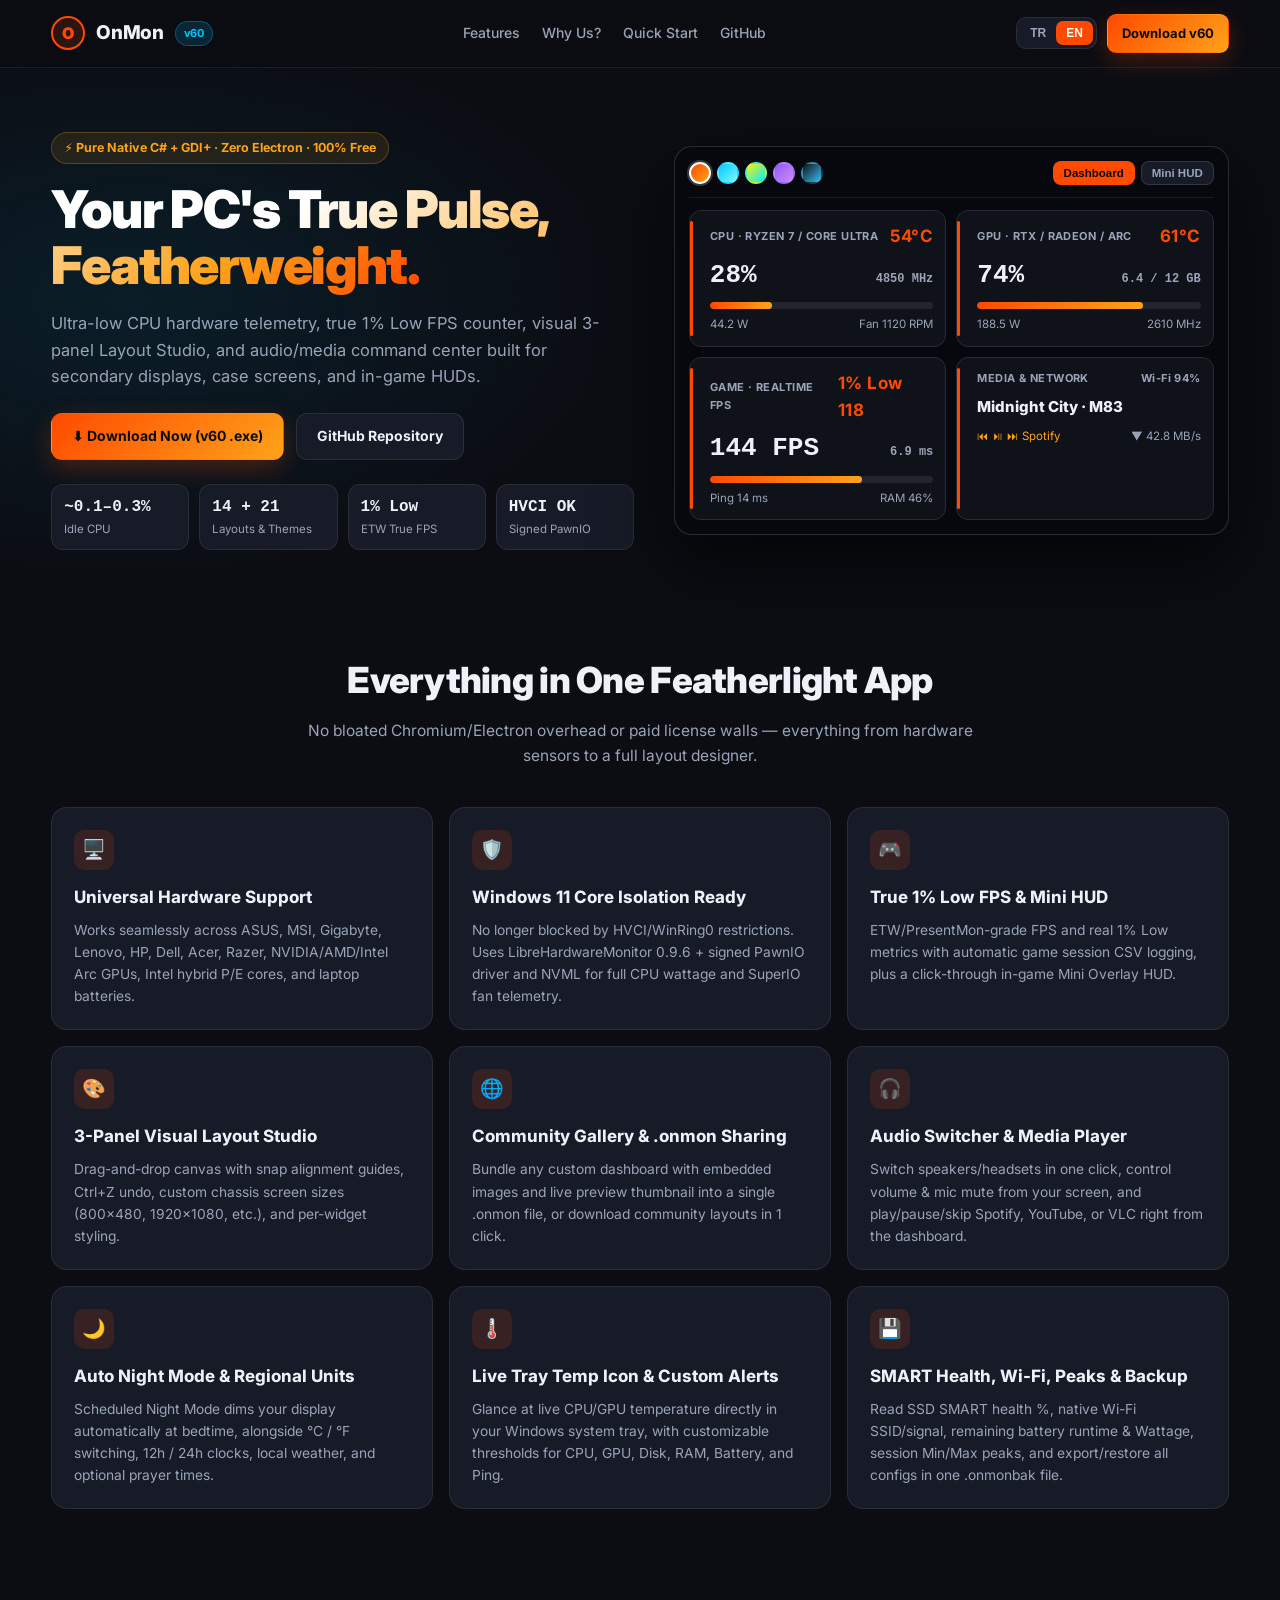
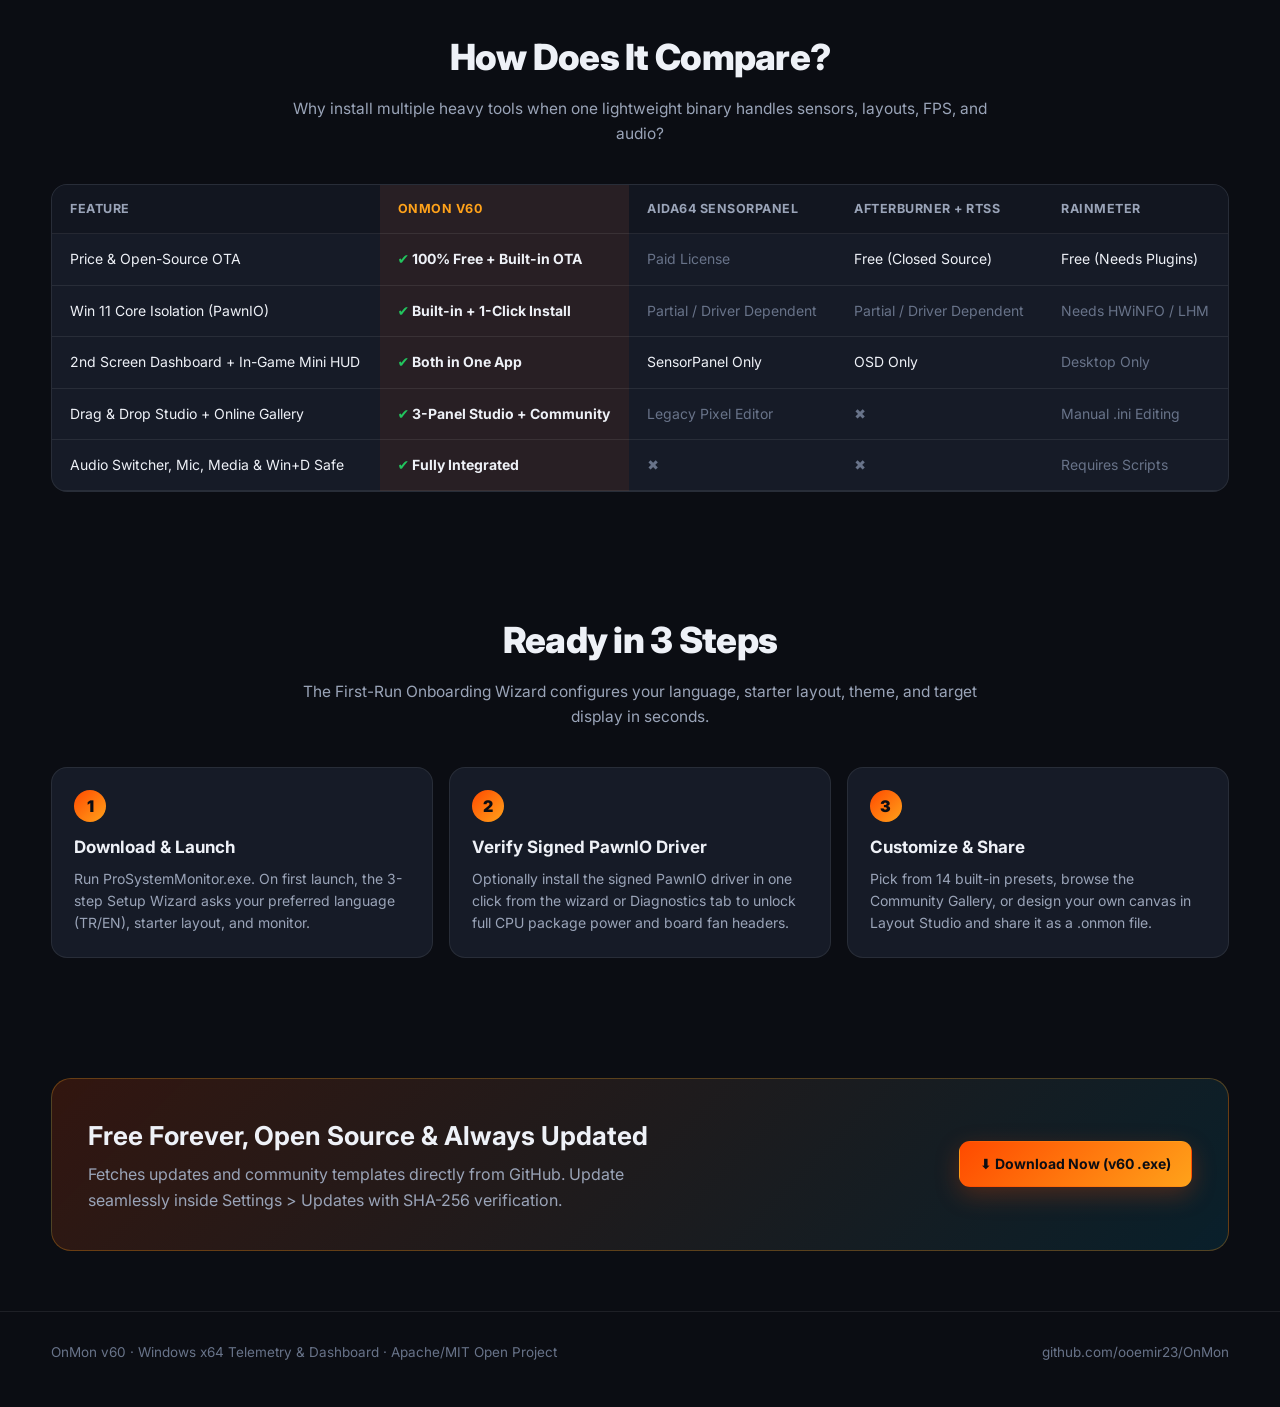
<file: docs/index.html>
<!DOCTYPE html>
<html lang="tr">
<head>
  <meta charset="UTF-8">
  <meta name="viewport" content="width=device-width, initial-scale=1.0">
  <title>OnMon v60 — Ultra-Light PC Telemetry & Custom Hardware Dashboard</title>
  <link rel="preconnect" href="https://fonts.googleapis.com">
  <link rel="preconnect" href="https://fonts.gstatic.com" crossorigin>
  <link href="https://fonts.googleapis.com/css2?family=Inter:wght@400;500;600;700;800;900&display=swap" rel="stylesheet">
  <link rel="stylesheet" href="style.css">
</head>
<body>

<header class="nav">
  <div class="container nav-inner">
    <a class="brand" href="#top">
      <span class="brand-mark">O</span>
      <span class="brand-name">OnMon</span>
      <span class="ver-pill">v60</span>
    </a>
    <nav class="nav-links">
      <a href="#features" data-i18n="nav_feat">Özellikler</a>
      <a href="#compare" data-i18n="nav_cmp">Farkı Ne?</a>
      <a href="#start" data-i18n="nav_start">Kurulum</a>
      <a href="https://github.com/ooemir23/OnMon" target="_blank" rel="noopener">GitHub</a>
    </nav>
    <div class="nav-actions">
      <div class="lang-switch" aria-label="Language switch">
        <button class="lang-btn active" data-lang="tr">TR</button>
        <button class="lang-btn" data-lang="en">EN</button>
      </div>
      <a class="btn btn-primary btn-sm" href="https://github.com/ooemir23/OnMon/raw/main/ProSystemMonitor.exe" data-i18n="nav_dl">İndir v60</a>
    </div>
  </div>
</header>

<main id="top">
  <section class="hero">
    <div class="container hero-grid">
      <div>
        <div class="eyebrow" data-i18n="hero_badge">⚡ Saf Native C# + GDI+ · Electron Yok · Tamamen Ücretsiz</div>
        <h1><span class="grad" data-i18n="hero_title">Bilgisayarının Gerçek Nabzı, Tüy Kadar Hafif.</span></h1>
        <p class="hero-sub" data-i18n="hero_sub">
          İkinci monitörünüz, kasa içi mini ekranınız veya doğrudan oyununuz için ultra düşük CPU kullanımlı profesyonel donanım izleme, gerçek %1 Low FPS sayacı, görsel düzen stüdyosu ve ses/medya kontrol merkezi.
        </p>
        <div class="cta-row">
          <a class="btn btn-primary" href="https://github.com/ooemir23/OnMon/raw/main/ProSystemMonitor.exe" data-i18n="cta_dl">⬇ Hemen İndir (v60 .exe)</a>
          <a class="btn btn-secondary" href="https://github.com/ooemir23/OnMon" target="_blank" rel="noopener" data-i18n="cta_gh">GitHub Kaynak Kodu</a>
        </div>
        <div class="hero-stats">
          <div class="stat-chip">
            <div class="stat-val">~0.1–0.3%</div>
            <div class="stat-lbl" data-i18n="st_cpu">Boşta CPU</div>
          </div>
          <div class="stat-chip">
            <div class="stat-val">14 + 21</div>
            <div class="stat-lbl" data-i18n="st_thm">Düzen & Tema</div>
          </div>
          <div class="stat-chip">
            <div class="stat-val">1% Low</div>
            <div class="stat-lbl" data-i18n="st_fps">ETW Gerçek FPS</div>
          </div>
          <div class="stat-chip">
            <div class="stat-val">HVCI OK</div>
            <div class="stat-lbl" data-i18n="st_drv">İmzalı PawnIO</div>
          </div>
        </div>
      </div>

      <div class="preview-shell" id="simShell">
        <div class="preview-toolbar">
          <div class="swatches" title="Tema değiştir">
            <button class="swatch active" data-theme="rog" style="background:linear-gradient(135deg,#ff4a00,#ffa21a)"></button>
            <button class="swatch" data-theme="frost" style="background:linear-gradient(135deg,#00c8ff,#7df9ff)"></button>
            <button class="swatch" data-theme="cyber" style="background:linear-gradient(135deg,#fcee0a,#00f0ff)"></button>
            <button class="swatch" data-theme="nzxt" style="background:linear-gradient(135deg,#8b5cf6,#d08bff)"></button>
            <button class="swatch" data-theme="oled" style="background:linear-gradient(135deg,#111,#38bdf8)"></button>
          </div>
          <div class="mode-tabs">
            <button class="mode-btn active" data-simmode="dash" data-i18n="sim_dash">Pano</button>
            <button class="mode-btn" data-simmode="hud" data-i18n="sim_hud">Mini HUD</button>
          </div>
        </div>

        <div class="sim-canvas" id="simDash">
          <div class="sim-card">
            <div class="sim-head"><span>CPU · RYZEN 7 / CORE ULTRA</span><span class="sim-temp" id="sCpuT">54°C</span></div>
            <div class="sim-big"><span id="sCpuL">28%</span><span style="font-size:12px;color:var(--dim)" id="sCpuClock">4850 MHz</span></div>
            <div class="sim-bar"><div class="sim-fill" id="bCpu" style="width:28%"></div></div>
            <div class="sim-meta"><span id="sCpuW">44.2 W</span><span data-i18n="sim_fan">Fan 1120 RPM</span></div>
          </div>

          <div class="sim-card">
            <div class="sim-head"><span>GPU · RTX / RADEON / ARC</span><span class="sim-temp" id="sGpuT">61°C</span></div>
            <div class="sim-big"><span id="sGpuL">74%</span><span style="font-size:12px;color:var(--dim)" id="sVram">6.4 / 12 GB</span></div>
            <div class="sim-bar"><div class="sim-fill" id="bGpu" style="width:74%"></div></div>
            <div class="sim-meta"><span id="sGpuW">188.5 W</span><span id="sGpuClk">2610 MHz</span></div>
          </div>

          <div class="sim-card">
            <div class="sim-head"><span data-i18n="sim_fps_h">OYUN · REALTIME FPS</span><span class="sim-temp" id="sLow1">1% Low 118</span></div>
            <div class="sim-big"><span id="sFps">144 FPS</span><span style="font-size:12px;color:var(--dim)" id="sFrame">6.9 ms</span></div>
            <div class="sim-bar"><div class="sim-fill" id="bFps" style="width:68%"></div></div>
            <div class="sim-meta"><span>Ping 14 ms</span><span id="sRam">RAM 46%</span></div>
          </div>

          <div class="sim-card">
            <div class="sim-head"><span data-i18n="sim_med_h">MEDYA & AĞ</span><span>Wi-Fi 94%</span></div>
            <div class="sim-big" style="font-size:15px;font-family:inherit;font-weight:800;margin:8px 0">Midnight City · M83</div>
            <div class="sim-meta"><span style="color:var(--sim-a2)">⏮ ⏯ ⏭ Spotify</span><span>▼ 42.8 MB/s</span></div>
          </div>
        </div>

        <div class="sim-hud-wrap hidden" id="simHud">
          <div class="sim-hud-pill">
            <span class="hud-fps" id="hFps">144 FPS (118)</span>
            <span>|</span>
            <span id="hCpu">CPU 54°C 28%</span>
            <span>|</span>
            <span id="hGpu">GPU 61°C 74%</span>
            <span>|</span>
            <span id="hRam">RAM 46%</span>
          </div>
          <div class="sim-hud-note" data-i18n="sim_hud_note">
            ✨ Tek monitör veya tam ekran oyunlar için WS_EX_TRANSPARENT katmanıyla fare tıklamalarını oyuna geçirir; köşesi ve opaklığı özelleştirilebilir.
          </div>
        </div>
      </div>
    </div>
  </section>

  <section id="features">
    <div class="container">
      <div class="sec-head">
        <h2 data-i18n="feat_t">Her Şey Tek Hafif Uygulamada</h2>
        <p data-i18n="feat_s">Ağır tarayıcı motorları veya ücretli lisanslar olmadan, donanım sensörlerinden düzen tasarımına kadar ihtiyacınız olan her şey.</p>
      </div>
      <div class="feat-grid">
        <div class="feat-card">
          <div class="feat-ico">🖥️</div>
          <h3 data-i18n="f1_t">Evrensel Donanım Desteği</h3>
          <p data-i18n="f1_d">ASUS, MSI, Gigabyte, Lenovo, HP, Dell, Monster, Casper... Tüm PC ve dizüstü markaları, NVIDIA/AMD/Intel Arc GPU'lar ve Intel hibrit P/E çekirdekleri ile tam uyumlu.</p>
        </div>
        <div class="feat-card">
          <div class="feat-ico">🛡️</div>
          <h3 data-i18n="f2_t">Windows 11 Bellek Bütünlüğü Uyumlu</h3>
          <p data-i18n="f2_d">Eski güvensiz WinRing0 sürücülerine bağımlı kalmaz. LibreHardwareMonitor 0.9.6 + imzalı PawnIO ve NVML ile HVCI açıkken bile CPU watt ve anakart sensörlerini okur.</p>
        </div>
        <div class="feat-card">
          <div class="feat-ico">🎮</div>
          <h3 data-i18n="f3_t">Gerçek %1 Low FPS & Mini HUD</h3>
          <p data-i18n="f3_d">PresentMon / ETW tabanlı FPS ve gerçek %1 Low takibi + otomatik oyun oturumu CSV kaydı. Tek monitörlü sistemlerde tıklamayı geçiren Mini Overlay HUD desteği.</p>
        </div>
        <div class="feat-card">
          <div class="feat-ico">🎨</div>
          <h3 data-i18n="f4_t">3 Panelli Düzen Stüdyosu</h3>
          <p data-i18n="f4_d">Sürükle-bırak taşıma, mıknatıslı hizalama, Ctrl+Z geri alma, özel arka plan resmi/kasa ekranı çözünürlüğü (800×480, 1920×1080 vb.) ve widget başına tam renk/stil ayarı.</p>
        </div>
        <div class="feat-card">
          <div class="feat-ico">🌐</div>
          <h3 data-i18n="f5_t">Topluluk Galerisi & .onmon Paylaşımı</h3>
          <p data-i18n="f5_d">Tasarımlarınızı tüm görselleri ve önizlemesiyle tek bir .onmon dosyasına aktarın, paylaşın veya GitHub tabanlı Topluluk Galerisi'nden tek tıkla indirin.</p>
        </div>
        <div class="feat-card">
          <div class="feat-ico">🎧</div>
          <h3 data-i18n="f6_t">Ses Mikseri & Medya Kontrolü</h3>
          <p data-i18n="f6_d">Alt şeritten veya widget üzerinden tek tıkla hoparlör/kulaklık değiştirin, ses & mikrofon seviyesini kontrol edin ve Spotify/YouTube/VLC parçalarını panodan yönetin.</p>
        </div>
        <div class="feat-card">
          <div class="feat-ico">🌙</div>
          <h3 data-i18n="f7_t">Otomatik Gece Modu & Birimler</h3>
          <p data-i18n="f7_d">Belirlediğiniz saatlerde parlaklığı otomatik kısan Gece Modu, °C/°F sıcaklık birimi, 12s/24s saat, hava durumu ve isteğe bağlı namaz vakti göstergesi.</p>
        </div>
        <div class="feat-card">
          <div class="feat-ico">🌡️</div>
          <h3 data-i18n="f8_t">Canlı Tepsi Simgesi & Özel Uyarılar</h3>
          <p data-i18n="f8_d">Bildirim tepsisinde canlı CPU/GPU °C rozeti ve anlık sensör özeti. Özelleştirilebilir CPU, GPU, Disk, RAM, Pil ve Ping uyarı eşikleri + sesli ikaz.</p>
        </div>
        <div class="feat-card">
          <div class="feat-ico">💾</div>
          <h3 data-i18n="f9_t">SMART Sağlık, Wi-Fi, Peak & Yedekleme</h3>
          <p data-i18n="f9_d">SSD SMART sağlık %, native Wi-Fi SSID/sinyal, kalan pil süresi/Watt, oturum Min/Maks (Peak) takibi ve tek tıkla .onmonbak yedekleme/geri yükleme.</p>
        </div>
      </div>
    </div>
  </section>

  <section id="compare">
    <div class="container">
      <div class="sec-head">
        <h2 data-i18n="cmp_t">Diğer Uygulamalardan Farkı Ne?</h2>
        <p data-i18n="cmp_s">Neden birden fazla araç kurmak yerine tek başına OnMon tercih edilir?</p>
      </div>
      <div class="table-wrap">
        <table>
          <thead>
            <tr>
              <th data-i18n="c_col">Özellik</th>
              <th class="hl">OnMon v60</th>
              <th>AIDA64 SensorPanel</th>
              <th>Afterburner + RTSS</th>
              <th>Rainmeter</th>
            </tr>
          </thead>
          <tbody>
            <tr>
              <td data-i18n="c_r1">Fiyat & Açık Kaynak OTA</td>
              <td class="hl"><span class="ok">✔</span> <span data-i18n="c_free">Tamamen Ücretsiz + OTA</span></td>
              <td class="no" data-i18n="c_paid">Ücretli Lisans</td>
              <td data-i18n="c_closed">Ücretsiz (Kapalı)</td>
              <td data-i18n="c_ok_skin">Ücretsiz (Eklenti Gerekir)</td>
            </tr>
            <tr>
              <td data-i18n="c_r2">Win 11 Bellek Bütünlüğü (PawnIO)</td>
              <td class="hl"><span class="ok">✔</span> <span data-i18n="c_yes">Yerleşik + 1 Tık Kurulum</span></td>
              <td class="no" data-i18n="c_part">Sürücü bağımlı</td>
              <td class="no" data-i18n="c_part">Kısmi (RTSS gerekir)</td>
              <td class="no" data-i18n="c_ext">Harici HWiNFO/LHM gerekir</td>
            </tr>
            <tr>
              <td data-i18n="c_r3">İkinci Monitör + Oyun İçi Mini HUD</td>
              <td class="hl"><span class="ok">✔</span> <span data-i18n="c_both">İkisi de Tek Uygulamada</span></td>
              <td data-i18n="c_panel_only">Yalnız SensorPanel</td>
              <td data-i18n="c_osd_only">Yalnız OSD</td>
              <td class="no" data-i18n="c_desk_only">Yalnız Masaüstü</td>
            </tr>
            <tr>
              <td data-i18n="c_r4">Sürükle-Bırak Düzen Stüdyosu & Galeri</td>
              <td class="hl"><span class="ok">✔</span> <span data-i18n="c_studio">3 Panelli Stüdyo + Topluluk</span></td>
              <td class="no" data-i18n="c_old_ed">Eski piksel editörü</td>
              <td class="no">✖</td>
              <td class="no" data-i18n="c_ini">.ini Dosya Düzenleme</td>
            </tr>
            <tr>
              <td data-i18n="c_r5">Ses Cihazı, Mikrofon, Medya & Win+D</td>
              <td class="hl"><span class="ok">✔</span> <span data-i18n="c_yes2">Tam Entegre</span></td>
              <td class="no">✖</td>
              <td class="no">✖</td>
              <td class="no" data-i18n="c_plugin">Eklenti Gerekir</td>
            </tr>
          </tbody>
        </table>
      </div>
    </div>
  </section>

  <section id="start">
    <div class="container">
      <div class="sec-head">
        <h2 data-i18n="st_t">3 Adımda Hazır</h2>
        <p data-i18n="st_s">Kurulum sihirbazı birkaç saniyede dilinizi, temanızı, düzeninizi ve monitörünüzü ayarlar.</p>
      </div>
      <div class="steps">
        <div class="step-card">
          <div class="step-num">1</div>
          <h3 data-i18n="s1_t">İndirin ve Çalıştırın</h3>
          <p data-i18n="s1_d">ProSystemMonitor.exe dosyasını başlatın. İlk açılışta 3 adımlı İlk Kurulum Sihirbazı dilinizi (TR/EN), şablonunuzu ve ekranınızı sorar.</p>
        </div>
        <div class="step-card">
          <div class="step-num">2</div>
          <h3 data-i18n="s2_t">PawnIO Sürücüsünü Doğrulayın</h3>
          <p data-i18n="s2_d">Sihirbazdan veya Ayarlar > Tanılama bölümünden tek tıkla imzalı PawnIO sürücüsünü kurarak tüm CPU watt ve anakart fan sensörlerini açın.</p>
        </div>
        <div class="step-card">
          <div class="step-num">3</div>
          <h3 data-i18n="s3_t">Özelleştirin ve Paylaşın</h3>
          <p data-i18n="s3_d">Düzen Galerisi'nden topluluk şablonları indirin veya Düzen Stüdyosu'nda kendi ekranınızı tasarlayıp .onmon olarak paylaşın.</p>
        </div>
      </div>
    </div>
  </section>

  <section>
    <div class="container">
      <div class="banner">
        <div>
          <h2 data-i18n="ban_t">Tamamen Ücretsiz, Açık Kaynak ve OTA Güncel</h2>
          <p data-i18n="ban_d">OnMon yeni özellikleri ve topluluk düzenlerini doğrudan GitHub üzerinden alır. İstediğiniz zaman Ayarlar > Güncelleme sayfasından tek tıkla güncelleyin.</p>
        </div>
        <a class="btn btn-primary" href="https://github.com/ooemir23/OnMon/raw/main/ProSystemMonitor.exe" data-i18n="cta_dl">⬇ Hemen İndir (v60 .exe)</a>
      </div>
    </div>
  </section>
</main>

<footer>
  <div class="container foot-inner">
    <div>OnMon v60 · Windows x64 Telemetry & Dashboard · Apache/MIT Open Project</div>
    <div><a href="https://github.com/ooemir23/OnMon" target="_blank" rel="noopener">github.com/ooemir23/OnMon</a></div>
  </div>
</footer>

<script src="app.js"></script>
</body>
</html>
</file>
<file: docs/style.css>
:root {
  --bg: #0b0d13;
  --bg-elev: #121620;
  --card: #161b27;
  --card-2: #1c2231;
  --border: rgba(255, 255, 255, 0.08);
  --text: #eef1f7;
  --dim: #9aa4b8;
  --muted: #687389;
  --a1: #ff4a00;
  --a2: #ffa21a;
  --good: #22c55e;
  --cyan: #00c8ff;
  --radius: 16px;
}

*, *::before, *::after { box-sizing: border-box; }
html { scroll-behavior: smooth; }
body {
  margin: 0;
  font-family: 'Inter', 'Segoe UI', system-ui, -apple-system, sans-serif;
  background: radial-gradient(1200px 600px at 80% -10%, rgba(255, 74, 0, 0.14), transparent 60%),
              radial-gradient(900px 500px at 10% 10%, rgba(0, 200, 255, 0.09), transparent 55%),
              var(--bg);
  color: var(--text);
  line-height: 1.6;
  -webkit-font-smoothing: antialiased;
}

.container { width: min(1180px, 92%); margin: 0 auto; }
a { color: inherit; text-decoration: none; }

/* Header */
.nav {
  position: sticky; top: 0; z-index: 40;
  backdrop-filter: blur(14px);
  background: rgba(11, 13, 19, 0.82);
  border-bottom: 1px solid var(--border);
}
.nav-inner {
  display: flex; align-items: center; justify-content: space-between;
  gap: 16px; padding: 14px 0;
}
.brand { display: flex; align-items: center; gap: 11px; font-weight: 800; letter-spacing: -0.02em; }
.brand-mark {
  width: 34px; height: 34px; border-radius: 50%;
  display: grid; place-items: center;
  background: rgba(255, 74, 0, 0.14);
  border: 2px solid var(--a1); color: var(--a1); font-weight: 900; font-size: 16px;
}
.brand-name { font-size: 19px; }
.ver-pill {
  font-size: 11px; font-weight: 700; padding: 3px 8px; border-radius: 999px;
  background: rgba(0, 200, 255, 0.14); color: var(--cyan); border: 1px solid rgba(0, 200, 255, 0.3);
}
.nav-links { display: flex; gap: 22px; color: var(--dim); font-size: 14px; font-weight: 500; }
.nav-links a:hover { color: var(--text); }
.nav-actions { display: flex; align-items: center; gap: 10px; }

.lang-switch {
  display: inline-flex; background: var(--card); border: 1px solid var(--border);
  border-radius: 10px; padding: 3px;
}
.lang-btn {
  border: 0; background: transparent; color: var(--dim); cursor: pointer;
  font-weight: 700; font-size: 12px; padding: 5px 10px; border-radius: 7px; transition: .18s;
}
.lang-btn.active { background: var(--a1); color: #fff; }

.btn {
  display: inline-flex; align-items: center; justify-content: center; gap: 8px;
  font-weight: 700; font-size: 14px; padding: 11px 20px; border-radius: 11px;
  border: 1px solid var(--border); cursor: pointer; transition: .18s transform, .18s background, .18s border-color;
}
.btn:hover { transform: translateY(-1px); }
.btn-primary {
  background: linear-gradient(135deg, var(--a1), var(--a2));
  color: #0b0d13; border-color: transparent; box-shadow: 0 8px 24px rgba(255, 74, 0, 0.25);
}
.btn-secondary { background: var(--card); color: var(--text); }
.btn-secondary:hover { background: var(--card-2); border-color: rgba(255, 255, 255, 0.2); }
.btn-sm { padding: 8px 14px; font-size: 13px; border-radius: 9px; }

/* Hero */
.hero { padding: 64px 0 42px; }
.hero-grid { display: grid; grid-template-columns: 1.05fr 1fr; gap: 40px; align-items: center; }
.eyebrow {
  display: inline-flex; align-items: center; gap: 8px; font-size: 12.5px; font-weight: 700;
  color: var(--a2); background: rgba(255, 162, 26, 0.1); border: 1px solid rgba(255, 162, 26, 0.25);
  padding: 5px 12px; border-radius: 999px; margin-bottom: 18px;
}
h1 {
  margin: 0 0 16px; font-size: clamp(32px, 4.4vw, 52px); line-height: 1.08;
  letter-spacing: -0.03em; font-weight: 900;
}
.grad {
  background: linear-gradient(135deg, #ffffff 30%, var(--a2) 75%, var(--a1));
  -webkit-background-clip: text; background-clip: text; color: transparent;
}
.hero-sub { font-size: 16.5px; color: var(--dim); margin: 0 0 24px; max-width: 560px; }
.cta-row { display: flex; flex-wrap: wrap; gap: 12px; margin-bottom: 24px; }
.hero-stats { display: grid; grid-template-columns: repeat(4, 1fr); gap: 10px; }
.stat-chip {
  background: var(--card); border: 1px solid var(--border); border-radius: 12px; padding: 10px 12px;
}
.stat-val { font-size: 16px; font-weight: 800; color: var(--text); font-family: 'Consolas', monospace; }
.stat-lbl { font-size: 11.5px; color: var(--dim); }

/* Interactive Simulator Preview */
.preview-shell {
  background: #07080d; border: 1px solid rgba(255, 255, 255, 0.14); border-radius: 18px;
  padding: 14px; box-shadow: 0 28px 70px rgba(0, 0, 0, 0.65);
  --sim-a1: #ff4a00; --sim-a2: #ffa21a; --sim-panel: #0f1219; --sim-line: #272b36;
}
.preview-toolbar {
  display: flex; align-items: center; justify-content: space-between; gap: 8px;
  padding-bottom: 12px; margin-bottom: 12px; border-bottom: 1px solid rgba(255, 255, 255, 0.08);
  flex-wrap: wrap;
}
.swatches { display: flex; gap: 6px; align-items: center; }
.swatch {
  width: 22px; height: 22px; border-radius: 50%; border: 2px solid transparent; cursor: pointer;
  transition: transform .15s;
}
.swatch:hover { transform: scale(1.12); }
.swatch.active { border-color: #fff; box-shadow: 0 0 0 2px rgba(255,255,255,0.2); }
.mode-tabs { display: flex; gap: 6px; }
.mode-btn {
  border: 1px solid rgba(255,255,255,0.12); background: var(--card); color: var(--dim);
  font-size: 11.5px; font-weight: 700; padding: 5px 10px; border-radius: 8px; cursor: pointer;
}
.mode-btn.active { background: var(--sim-a1); color: #080a0f; border-color: transparent; }

.sim-canvas { display: grid; grid-template-columns: repeat(2, 1fr); gap: 10px; }
.sim-card {
  background: var(--sim-panel); border: 1px solid var(--sim-line); border-radius: 12px; padding: 12px;
  position: relative; overflow: hidden;
}
.sim-card::before {
  content: ""; position: absolute; left: 0; top: 10px; bottom: 10px; width: 3px; background: var(--sim-a1); border-radius: 2px;
}
.sim-card.wide { grid-column: span 2; }
.sim-head { display: flex; justify-content: space-between; align-items: center; font-size: 11px; color: var(--dim); font-weight: 700; letter-spacing: .04em; padding-left: 8px; }
.sim-big { font-size: 26px; font-weight: 900; font-family: 'Consolas', monospace; padding-left: 8px; margin: 4px 0; display: flex; justify-content: space-between; align-items: baseline; }
.sim-temp { color: var(--sim-a1); font-size: 17px; }
.sim-bar { height: 7px; background: rgba(255,255,255,0.08); border-radius: 99px; overflow: hidden; margin: 6px 0 6px 8px; }
.sim-fill { height: 100%; border-radius: 99px; background: linear-gradient(90deg, var(--sim-a1), var(--sim-a2)); transition: width .6s ease; }
.sim-meta { display: flex; justify-content: space-between; font-size: 11.5px; color: var(--dim); padding-left: 8px; }

.sim-hud-wrap {
  min-height: 280px; border-radius: 12px; position: relative; overflow: hidden;
  background: linear-gradient(135deg, #111b2d 0%, #1a1026 55%, #0d161b 100%);
  border: 1px solid rgba(255,255,255,0.08); display: flex; flex-direction: column; justify-content: space-between; padding: 14px;
}
.sim-hud-pill {
  align-self: flex-start;
  background: rgba(12, 15, 22, 0.92); border: 1px solid var(--sim-a1); border-left: 4px solid var(--sim-a1);
  padding: 7px 14px; border-radius: 6px; font-family: 'Consolas', monospace; font-size: 12.5px; font-weight: 700;
  display: flex; gap: 12px; flex-wrap: wrap;
}
.hud-fps { color: var(--sim-a2); }
.sim-hud-note { font-size: 12px; color: var(--dim); background: rgba(0,0,0,0.45); padding: 8px 12px; border-radius: 8px; }
.hidden { display: none !important; }

/* Sections */
section { padding: 60px 0; }
.sec-head { text-align: center; max-width: 720px; margin: 0 auto 38px; }
.sec-head h2 { margin: 0 0 10px; font-size: clamp(24px, 3vw, 36px); font-weight: 850; letter-spacing: -0.02em; }
.sec-head p { margin: 0; color: var(--dim); font-size: 15.5px; }

/* Features Grid */
.feat-grid { display: grid; grid-template-columns: repeat(3, 1fr); gap: 16px; }
.feat-card {
  background: var(--card); border: 1px solid var(--border); border-radius: var(--radius);
  padding: 22px; transition: .2s border-color, .2s transform;
}
.feat-card:hover { border-color: rgba(255, 162, 26, 0.45); transform: translateY(-2px); }
.feat-ico {
  width: 40px; height: 40px; border-radius: 10px; display: grid; place-items: center;
  background: rgba(255, 74, 0, 0.14); color: var(--a2); font-size: 19px; margin-bottom: 14px;
}
.feat-card h3 { margin: 0 0 8px; font-size: 17px; font-weight: 750; }
.feat-card p { margin: 0; font-size: 13.8px; color: var(--dim); }

/* Comparison Table */
.table-wrap {
  background: var(--card); border: 1px solid var(--border); border-radius: var(--radius);
  overflow-x: auto;
}
table { width: 100%; border-collapse: collapse; min-width: 680px; }
th, td { padding: 14px 18px; text-align: left; border-bottom: 1px solid var(--border); font-size: 14px; }
th { background: var(--bg-elev); color: var(--dim); font-size: 12.5px; text-transform: uppercase; letter-spacing: .04em; }
th.hl, td.hl { background: rgba(255, 74, 0, 0.08); color: var(--text); font-weight: 700; }
th.hl { color: var(--a2); }
.ok { color: var(--good); font-weight: 800; }
.no { color: var(--muted); }

/* Steps */
.steps { display: grid; grid-template-columns: repeat(3, 1fr); gap: 16px; }
.step-card {
  background: var(--card); border: 1px solid var(--border); border-radius: var(--radius); padding: 22px;
}
.step-num {
  display: inline-grid; place-items: center; width: 32px; height: 32px; border-radius: 50%;
  background: linear-gradient(135deg, var(--a1), var(--a2)); color: #0b0d13; font-weight: 900; margin-bottom: 12px;
}
.step-card h3 { margin: 0 0 6px; font-size: 17px; }
.step-card p { margin: 0; font-size: 14px; color: var(--dim); }

/* Rebrand Banner */
.banner {
  background: linear-gradient(135deg, rgba(255, 74, 0, 0.16), rgba(0, 200, 255, 0.1));
  border: 1px solid rgba(255, 162, 26, 0.28); border-radius: 20px;
  padding: 36px; display: flex; align-items: center; justify-content: space-between; gap: 24px; flex-wrap: wrap;
}
.banner h2 { margin: 0 0 6px; font-size: 26px; }
.banner p { margin: 0; color: var(--dim); max-width: 620px; }

/* Footer */
footer { border-top: 1px solid var(--border); padding: 30px 0 44px; color: var(--muted); font-size: 13.5px; }
.foot-inner { display: flex; justify-content: space-between; align-items: center; flex-wrap: wrap; gap: 12px; }

@media (max-width: 960px) {
  .hero-grid, .feat-grid, .steps { grid-template-columns: 1fr; }
  .hero-stats { grid-template-columns: repeat(2, 1fr); }
  .nav-links { display: none; }
}
</file>
